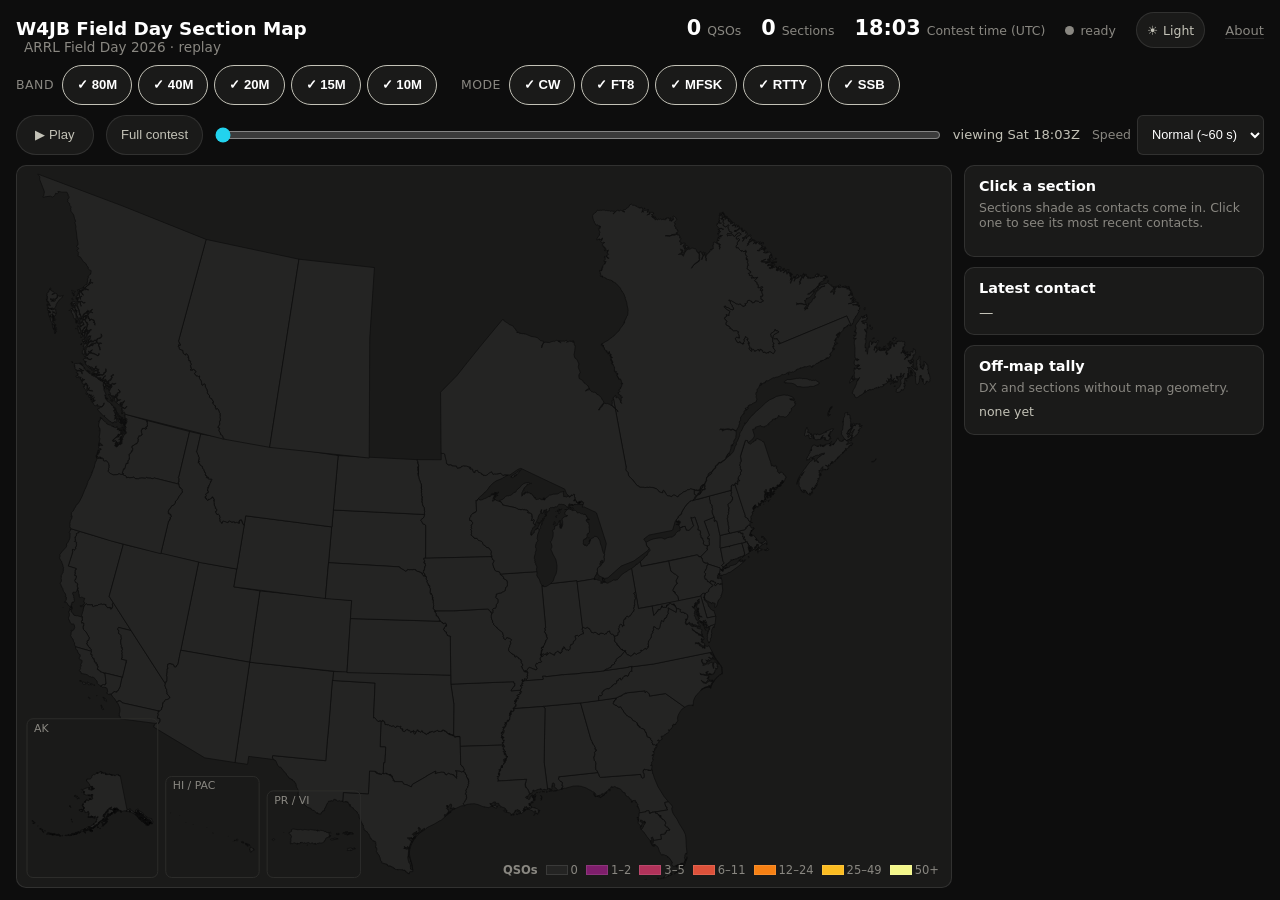
<file: index.html>
<!DOCTYPE html>
<html lang="en" data-theme="dark">
<head>
<meta charset="utf-8">
<meta name="viewport" content="width=device-width, initial-scale=1">
<title>W4JB Field Day Section Map</title>
<meta name="description" content="Interactive replay of the W4JB ARRL Field Day 2026 log across ARRL/RAC sections.">
<script>try{if(localStorage.getItem("field-day-map-theme")==="light")document.documentElement.dataset.theme="light"}catch{}</script>
<link rel="stylesheet" href="style.css">
<script src="vendor/d3.v7.min.js"></script>
</head>
<body>
<div class="app">
  <header>
    <div class="title-block">
      <h1>W4JB Field Day Section Map</h1>
      <span class="subtitle">ARRL Field Day 2026 &middot; replay</span>
    </div>
    <div class="stats-row">
      <div class="stat"><span class="stat-value" id="stat-qsos">0</span><span class="stat-label">QSOs</span></div>
      <div class="stat"><span class="stat-value" id="stat-sections">0</span><span class="stat-label">Sections</span></div>
      <div class="stat"><span class="stat-value" id="stat-clock">--:--</span><span class="stat-label">Contest time (UTC)</span></div>
      <div class="stat" role="status" aria-live="polite"><span class="conn-dot" id="conn-dot" aria-hidden="true"></span><span class="stat-label" id="conn-label">loading…</span></div>
      <button id="theme-toggle" class="theme-toggle" type="button" aria-label="Switch to light mode"><span id="theme-icon" aria-hidden="true">&#9728;</span><span id="theme-label">Light</span></button>
      <a class="about-link" href="about.html">About</a>
    </div>
  </header>

  <div class="filters" id="filters">
    <div class="filter-group" id="band-filters"><span class="filter-title">Band</span></div>
    <div class="filter-group" id="mode-filters"><span class="filter-title">Mode</span></div>
  </div>

  <div class="timebar">
    <button id="play-btn" class="chip on" aria-label="Play replay" aria-pressed="false">&#9654; Play</button>
    <button id="live-btn" class="chip" aria-label="Show the full completed contest" aria-pressed="false">Full contest</button>
    <input type="range" id="time-slider" min="0" max="0" value="0" step="60"
           aria-label="Scrub contest time">
    <span class="time-label" id="time-label" aria-live="polite">loading…</span>
    <label class="speed-ctl">Speed
      <select id="speed-select" aria-label="Replay speed">
        <option value="30">Fast (~30 s)</option>
        <option value="60" selected>Normal (~60 s)</option>
        <option value="120">Slow (~2 min)</option>
      </select>
    </label>
  </div>

  <main>
    <div class="map-pane">
      <svg id="map" role="group" aria-label="Interactive choropleth map of worked ARRL and RAC sections. Use Tab to focus a section and Enter or Space to select it."></svg>
      <div class="legend" id="legend" aria-label="QSO heat-scale legend"></div>
      <div class="tooltip" id="tooltip" hidden></div>
    </div>

    <aside class="side-panel">
      <section class="panel" id="detail-panel" aria-live="polite">
        <h2 id="detail-title">Click a section</h2>
        <p class="panel-hint" id="detail-hint">Sections shade as contacts come in. Click one to see its most recent contacts.</p>
        <div class="section-breakdown" id="detail-breakdown" hidden></div>
        <table class="contact-table" id="detail-table" hidden>
          <thead><tr><th>UTC</th><th>Call</th><th>Sec.</th><th>Band</th><th>Mode</th></tr></thead>
          <tbody></tbody>
        </table>
      </section>
      <section class="panel">
        <h2>Latest contact</h2>
        <div class="latest" id="latest">&mdash;</div>
      </section>
      <section class="panel">
        <h2>Off-map tally</h2>
        <p class="panel-hint">DX and sections without map geometry.</p>
        <table class="contact-table" id="offmap-table">
          <tbody></tbody>
        </table>
      </section>
    </aside>
  </main>
</div>
<script src="app.js"></script>
</body>
</html>
</file>
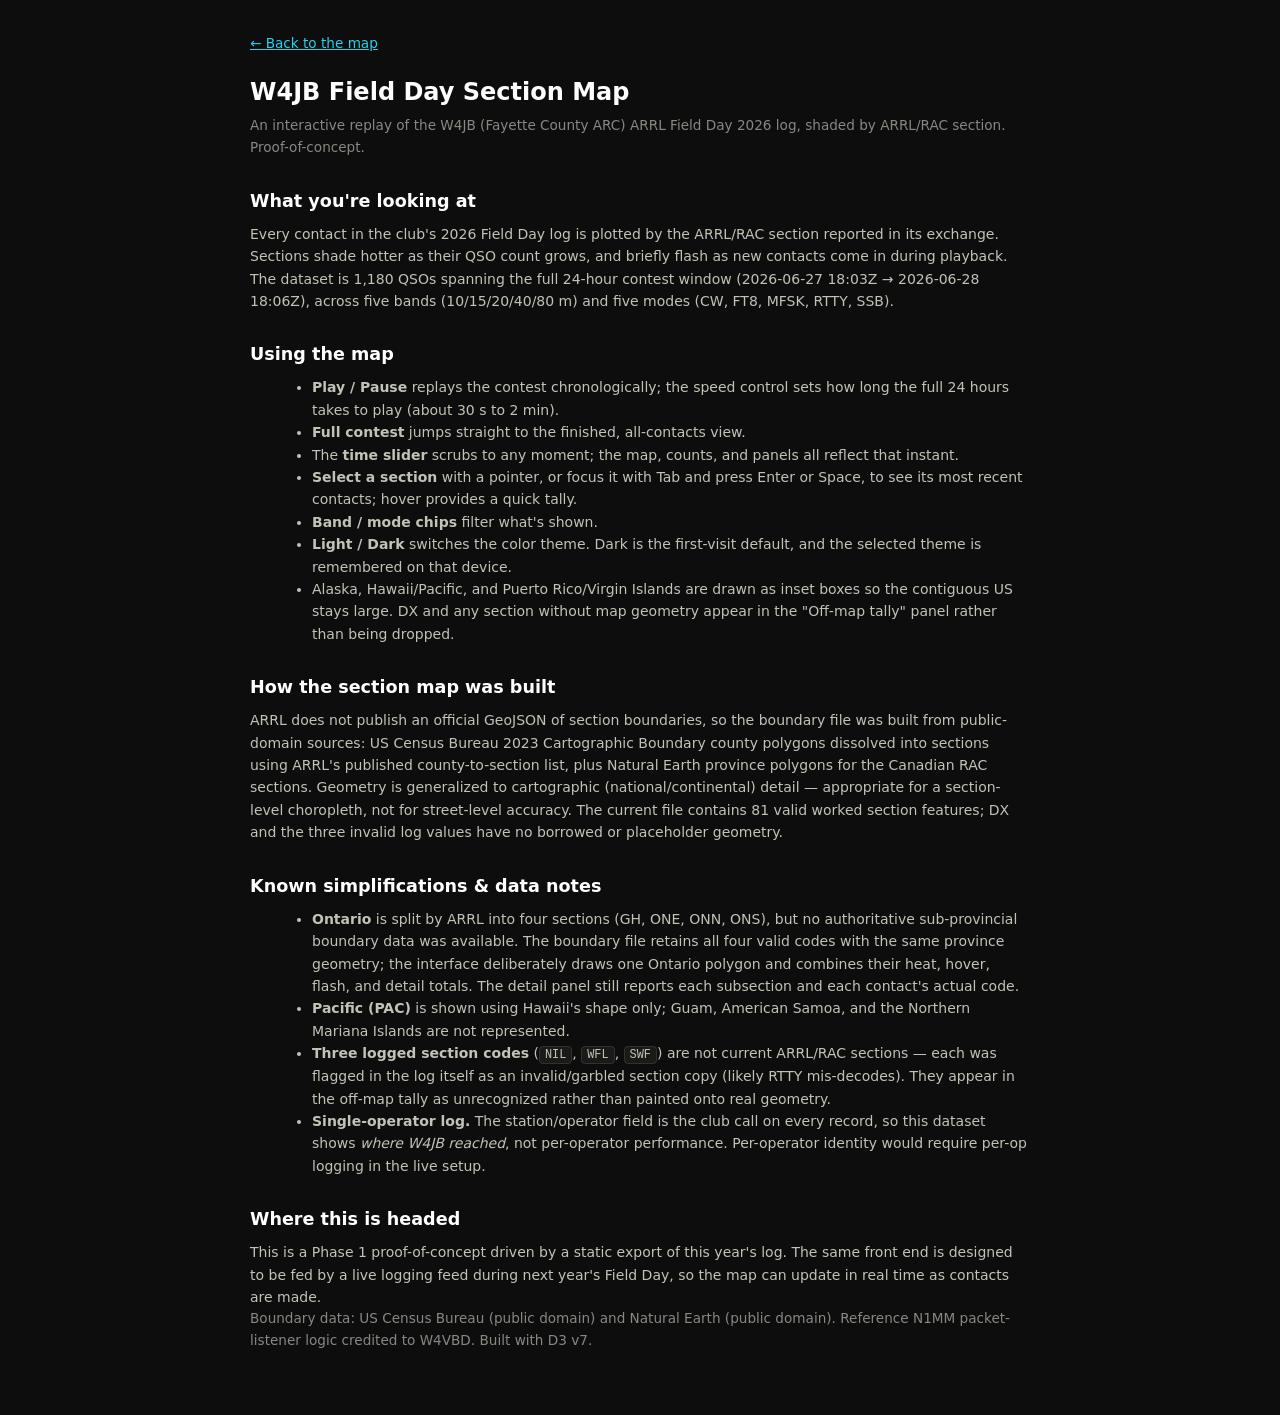
<file: about.html>
<!DOCTYPE html>
<html lang="en" data-theme="dark">
<head>
<meta charset="utf-8">
<meta name="viewport" content="width=device-width, initial-scale=1">
<title>About — W4JB Field Day Section Map</title>
<script>try{if(localStorage.getItem("field-day-map-theme")==="light")document.documentElement.dataset.theme="light"}catch{}</script>
<link rel="stylesheet" href="style.css">
</head>
<body>
<div class="doc">
  <a class="back" href="index.html">← Back to the map</a>
  <h1>W4JB Field Day Section Map</h1>
  <p class="muted">An interactive replay of the W4JB (Fayette County ARC) ARRL Field Day 2026 log,
  shaded by ARRL/RAC section. Proof-of-concept.</p>

  <h2>What you're looking at</h2>
  <p>Every contact in the club's 2026 Field Day log is plotted by the ARRL/RAC section
  reported in its exchange. Sections shade hotter as their QSO count grows, and briefly
  flash as new contacts come in during playback. The dataset is 1,180 QSOs spanning the
  full 24-hour contest window (2026-06-27 18:03Z → 2026-06-28 18:06Z), across five bands
  (10/15/20/40/80 m) and five modes (CW, FT8, MFSK, RTTY, SSB).</p>

  <h2>Using the map</h2>
  <ul>
    <li><strong>Play / Pause</strong> replays the contest chronologically; the speed control
      sets how long the full 24 hours takes to play (about 30 s to 2 min).</li>
    <li><strong>Full contest</strong> jumps straight to the finished, all-contacts view.</li>
    <li>The <strong>time slider</strong> scrubs to any moment; the map, counts, and panels
      all reflect that instant.</li>
    <li><strong>Select a section</strong> with a pointer, or focus it with Tab and press Enter or
      Space, to see its most recent contacts; hover provides a quick tally.</li>
    <li><strong>Band / mode chips</strong> filter what's shown.</li>
    <li><strong>Light / Dark</strong> switches the color theme. Dark is the first-visit
      default, and the selected theme is remembered on that device.</li>
    <li>Alaska, Hawaii/Pacific, and Puerto Rico/Virgin Islands are drawn as inset boxes so the
      contiguous US stays large. DX and any section without map geometry appear in the
      "Off-map tally" panel rather than being dropped.</li>
  </ul>

  <h2>How the section map was built</h2>
  <p>ARRL does not publish an official GeoJSON of section boundaries, so the boundary file
  was built from public-domain sources: US Census Bureau 2023 Cartographic Boundary county
  polygons dissolved into sections using ARRL's published county-to-section list, plus
  Natural Earth province polygons for the Canadian RAC sections. Geometry is generalized to
  cartographic (national/continental) detail — appropriate for a section-level choropleth,
  not for street-level accuracy. The current file contains 81 valid worked section features;
  DX and the three invalid log values have no borrowed or placeholder geometry.</p>

  <h2>Known simplifications &amp; data notes</h2>
  <ul>
    <li><strong>Ontario</strong> is split by ARRL into four sections (GH, ONE, ONN, ONS), but
      no authoritative sub-provincial boundary data was available. The boundary file retains
      all four valid codes with the same province geometry; the interface deliberately draws
      one Ontario polygon and combines their heat, hover, flash, and detail totals. The detail
      panel still reports each subsection and each contact's actual code.</li>
    <li><strong>Pacific (PAC)</strong> is shown using Hawaii's shape only; Guam, American Samoa,
      and the Northern Mariana Islands are not represented.</li>
    <li><strong>Three logged section codes</strong> (<code>NIL</code>, <code>WFL</code>,
      <code>SWF</code>) are not current ARRL/RAC sections — each was flagged in the log itself as
      an invalid/garbled section copy (likely RTTY mis-decodes). They appear in the off-map tally
      as unrecognized rather than painted onto real geometry.</li>
    <li><strong>Single-operator log.</strong> The station/operator field is the club call on every
      record, so this dataset shows <em>where W4JB reached</em>, not per-operator performance.
      Per-operator identity would require per-op logging in the live setup.</li>
  </ul>

  <h2>Where this is headed</h2>
  <p>This is a Phase 1 proof-of-concept driven by a static export of this year's log. The same
  front end is designed to be fed by a live logging feed during next year's Field Day, so the
  map can update in real time as contacts are made.</p>

  <p class="muted">Boundary data: US Census Bureau (public domain) and Natural Earth (public domain).
  Reference N1MM packet-listener logic credited to W4VBD. Built with D3 v7.</p>
</div>
</body>
</html>
</file>
<file: style.css>
:root {
  color-scheme: dark;
  --surface-1: #1a1a19;
  --page: #0d0d0d;
  --text-primary: #ffffff;
  --text-secondary: #c3c2b7;
  --text-muted: #898781;
  --hairline: #2c2c2a;
  --border: rgba(255, 255, 255, 0.10);
  --map-empty: #242423;
  --map-stroke: #0d0d0d;
  --flash: #22d3ee;
  --good: #0ca30c;
}
:root[data-theme="light"] {
  color-scheme: light;
  --surface-1: #fcfcfb;
  --page: #f9f9f7;
  --text-primary: #0b0b0b;
  --text-secondary: #52514e;
  --text-muted: #77756f;
  --hairline: #e1e0d9;
  --border: rgba(11, 11, 11, 0.10);
  --map-empty: #f0efec;
  --map-stroke: #fcfcfb;
  --flash: #0e7490;
  --good: #006300;
}

* { box-sizing: border-box; margin: 0; }
html, body { max-width: 100%; overflow-x: hidden; }
body {
  background: var(--page);
  color: var(--text-primary);
  font-family: system-ui, -apple-system, "Segoe UI", sans-serif;
  font-size: 14px;
}
.app {
  display: flex; flex-direction: column;
  min-height: 100vh; min-height: 100dvh;
  padding: 12px 16px; gap: 10px;
}

header { display: flex; justify-content: space-between; align-items: baseline; flex-wrap: wrap; gap: 8px; }
h1 { font-size: 1.15rem; font-weight: 650; }
.subtitle { color: var(--text-muted); font-size: 0.85rem; margin-left: 8px; }
.stats-row { display: flex; gap: 12px 20px; align-items: baseline; flex-wrap: wrap; }
.stat { display: flex; align-items: baseline; gap: 6px; }
.stat-value { font-size: 1.3rem; font-weight: 650; font-variant-numeric: tabular-nums; }
.stat-label { color: var(--text-muted); font-size: 0.78rem; }
.conn-dot { width: 9px; height: 9px; border-radius: 50%; background: var(--text-muted); display: inline-block; }
.conn-dot.live { background: var(--good); }
.conn-dot.playing { background: var(--flash); }
.about-link { color: var(--text-muted); font-size: 0.82rem; text-decoration: none; border-bottom: 1px solid var(--border); }
.about-link:hover { color: var(--text-primary); }
.theme-toggle {
  display: inline-flex; align-items: center; gap: 5px;
  min-height: 36px; padding: 6px 10px;
  border: 1px solid var(--border); border-radius: 999px;
  background: var(--surface-1); color: var(--text-secondary);
  font: inherit; font-size: 0.78rem; cursor: pointer;
}
.theme-toggle:hover { color: var(--text-primary); border-color: var(--text-secondary); }

.filters { display: flex; gap: 24px; flex-wrap: wrap; align-items: center; }
.filter-group { display: flex; gap: 6px; align-items: center; flex-wrap: wrap; }
.filter-title { color: var(--text-muted); font-size: 0.78rem; margin-right: 2px; text-transform: uppercase; letter-spacing: 0.04em; }
.chip {
  border: 1px solid var(--border);
  background: var(--surface-1);
  color: var(--text-secondary);
  border-radius: 999px;
  min-height: 40px;
  padding: 8px 14px;
  font-size: 0.82rem;
  cursor: pointer;
}
.chip.on { color: var(--text-primary); border-color: var(--text-secondary); font-weight: 600; }
.filters .chip.on::before { content: "✓ "; font-weight: 700; }

main { display: flex; flex: 1; gap: 12px; min-height: 0; }
.map-pane {
  position: relative; flex: 1; min-width: 0;
  min-height: 440px;
  background: var(--surface-1);
  border: 1px solid var(--border);
  border-radius: 10px;
  overflow: hidden;
}
#map { width: 100%; height: 100%; display: block; }

.section-shape { stroke: var(--map-stroke); stroke-width: 0.7; cursor: pointer; transition: fill 0.4s; }
.section-shape:hover { stroke: var(--text-primary); stroke-width: 1.2; }
.section-shape.selected { stroke: var(--text-primary); stroke-width: 1.6; }
.section-shape.flash { stroke: var(--flash); stroke-width: 2.2; transition: none; }
.section-shape:focus { outline: none; stroke: var(--flash); stroke-width: 2.4; }

.inset-box { fill: none; stroke: var(--hairline); stroke-width: 1; }
.inset-label { fill: var(--text-muted); font-size: 0.68rem; }
.inset-divider { stroke: var(--hairline); stroke-width: 1; }

.timebar { display: flex; align-items: center; gap: 8px 12px; flex-wrap: wrap; }
.timebar input[type="range"] { flex: 1 1 220px; accent-color: var(--flash); min-width: 120px; min-height: 40px; }
.time-label { color: var(--text-secondary); font-size: 0.82rem; white-space: nowrap; font-variant-numeric: tabular-nums; }
.as-of { color: var(--text-muted); font-size: 0.78rem; }
.speed-ctl { color: var(--text-muted); font-size: 0.78rem; display: flex; align-items: center; gap: 6px; white-space: nowrap; }
.speed-ctl select {
  background: var(--surface-1); color: var(--text-primary);
  border: 1px solid var(--border); border-radius: 6px; padding: 8px 10px; min-height: 40px; font-size: 0.8rem;
}
#play-btn { min-width: 78px; }

.legend {
  position: absolute; right: 12px; bottom: 10px;
  display: flex; align-items: center; justify-content: flex-end; flex-wrap: wrap; gap: 4px 8px;
  max-width: calc(100% - 24px);
  font-size: 0.72rem; color: var(--text-muted);
}
.legend-title { font-weight: 650; }
.legend-item { display: inline-flex; align-items: center; gap: 3px; white-space: nowrap; }
.legend .swatch { width: 22px; height: 10px; border: 1px solid var(--border); }

.tooltip {
  position: absolute; pointer-events: none;
  background: var(--surface-1); border: 1px solid var(--border);
  border-radius: 6px; padding: 6px 9px; font-size: 0.8rem;
  box-shadow: 0 2px 8px rgba(0,0,0,0.18); max-width: 240px; z-index: 5;
}
.tooltip .tt-title { font-weight: 650; }
.tooltip .tt-sub { color: var(--text-secondary); }

.side-panel { width: 300px; display: flex; flex-direction: column; gap: 10px; overflow-y: auto; }
.panel {
  background: var(--surface-1);
  border: 1px solid var(--border);
  border-radius: 10px;
  padding: 12px 14px;
}
.panel h2 { font-size: 0.9rem; font-weight: 650; margin-bottom: 6px; }
.panel-hint { color: var(--text-muted); font-size: 0.78rem; margin-bottom: 6px; }
.section-breakdown { display: flex; flex-wrap: wrap; gap: 4px 12px; color: var(--text-secondary); font-size: 0.82rem; margin-bottom: 8px; }

.contact-table { width: 100%; border-collapse: collapse; font-size: 0.82rem; }
.contact-table th {
  text-align: left; color: var(--text-muted); font-weight: 500;
  border-bottom: 1px solid var(--hairline); padding: 2px 6px 4px 0;
}
.contact-table td {
  padding: 3px 6px 3px 0; border-bottom: 1px solid var(--hairline);
  font-variant-numeric: tabular-nums; color: var(--text-secondary);
}
.contact-table td.call { color: var(--text-primary); font-weight: 600; }
.contact-table tr:last-child td { border-bottom: none; }

.latest { font-size: 0.9rem; color: var(--text-secondary); line-height: 1.45; }
.latest .call { font-weight: 650; color: var(--text-primary); }

button:focus-visible, select:focus-visible, input:focus-visible, a:focus-visible {
  outline: 3px solid var(--flash);
  outline-offset: 2px;
}

@media (max-width: 800px) {
  .app { padding: 10px; }
  header { align-items: flex-start; }
  .title-block { width: 100%; }
  .subtitle { display: block; margin: 2px 0 0; }
  .stats-row { width: 100%; }
  .filters { gap: 10px 18px; }
  .filter-group { align-items: flex-start; }
  .timebar { align-items: center; }
  .time-label { order: 4; flex: 1 1 100%; white-space: normal; }
  main { flex-direction: column; min-height: auto; }
  .map-pane { flex: none; width: 100%; min-height: 0; }
  #map { height: clamp(380px, calc(79vw + 95px), 690px); }
  .side-panel { width: 100%; overflow-y: visible; }
  .legend {
    position: static; justify-content: flex-start; max-width: none;
    padding: 8px 10px 10px;
  }
  .chip, .speed-ctl select, .theme-toggle { min-height: 44px; }
}

@media (prefers-reduced-motion: reduce) {
  .section-shape, .section-shape.flash { transition: none; }
  .section-shape.flash { stroke: var(--map-stroke); stroke-width: 0.7; }
}

/* ---- About / docs page ---- */
.doc { max-width: 820px; margin: 0 auto; padding: 32px 20px 64px; line-height: 1.6; }
.doc a { color: var(--flash); }
.doc h1 { font-size: 1.5rem; margin-bottom: 4px; }
.doc h2 { font-size: 1.1rem; margin: 28px 0 8px; }
.doc p, .doc li { color: var(--text-secondary); }
.doc code { background: var(--surface-1); border: 1px solid var(--border); border-radius: 4px; padding: 1px 5px; font-size: 0.85em; }
.doc ul { margin: 8px 0 8px 22px; }
.doc .back { display: inline-block; margin-bottom: 18px; font-size: 0.85rem; }
.doc .muted { color: var(--text-muted); font-size: 0.85rem; }
</file>
